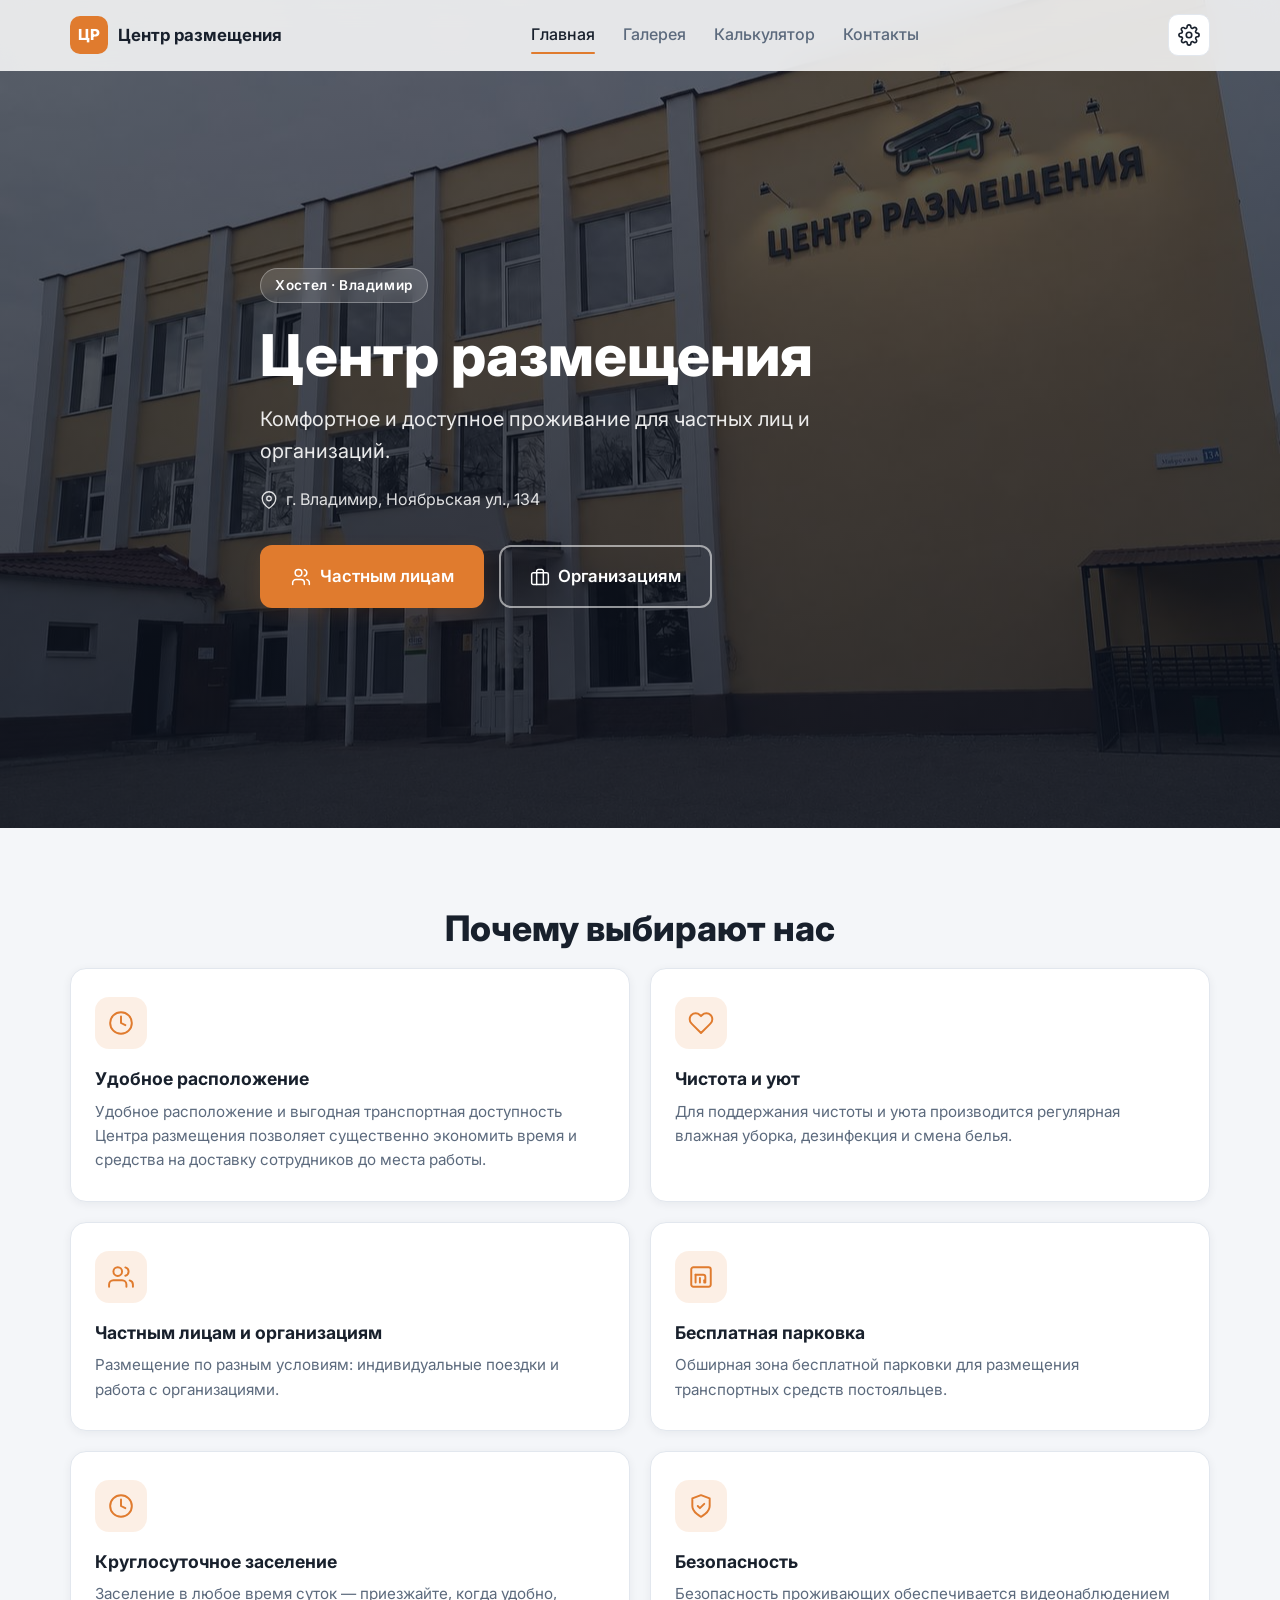
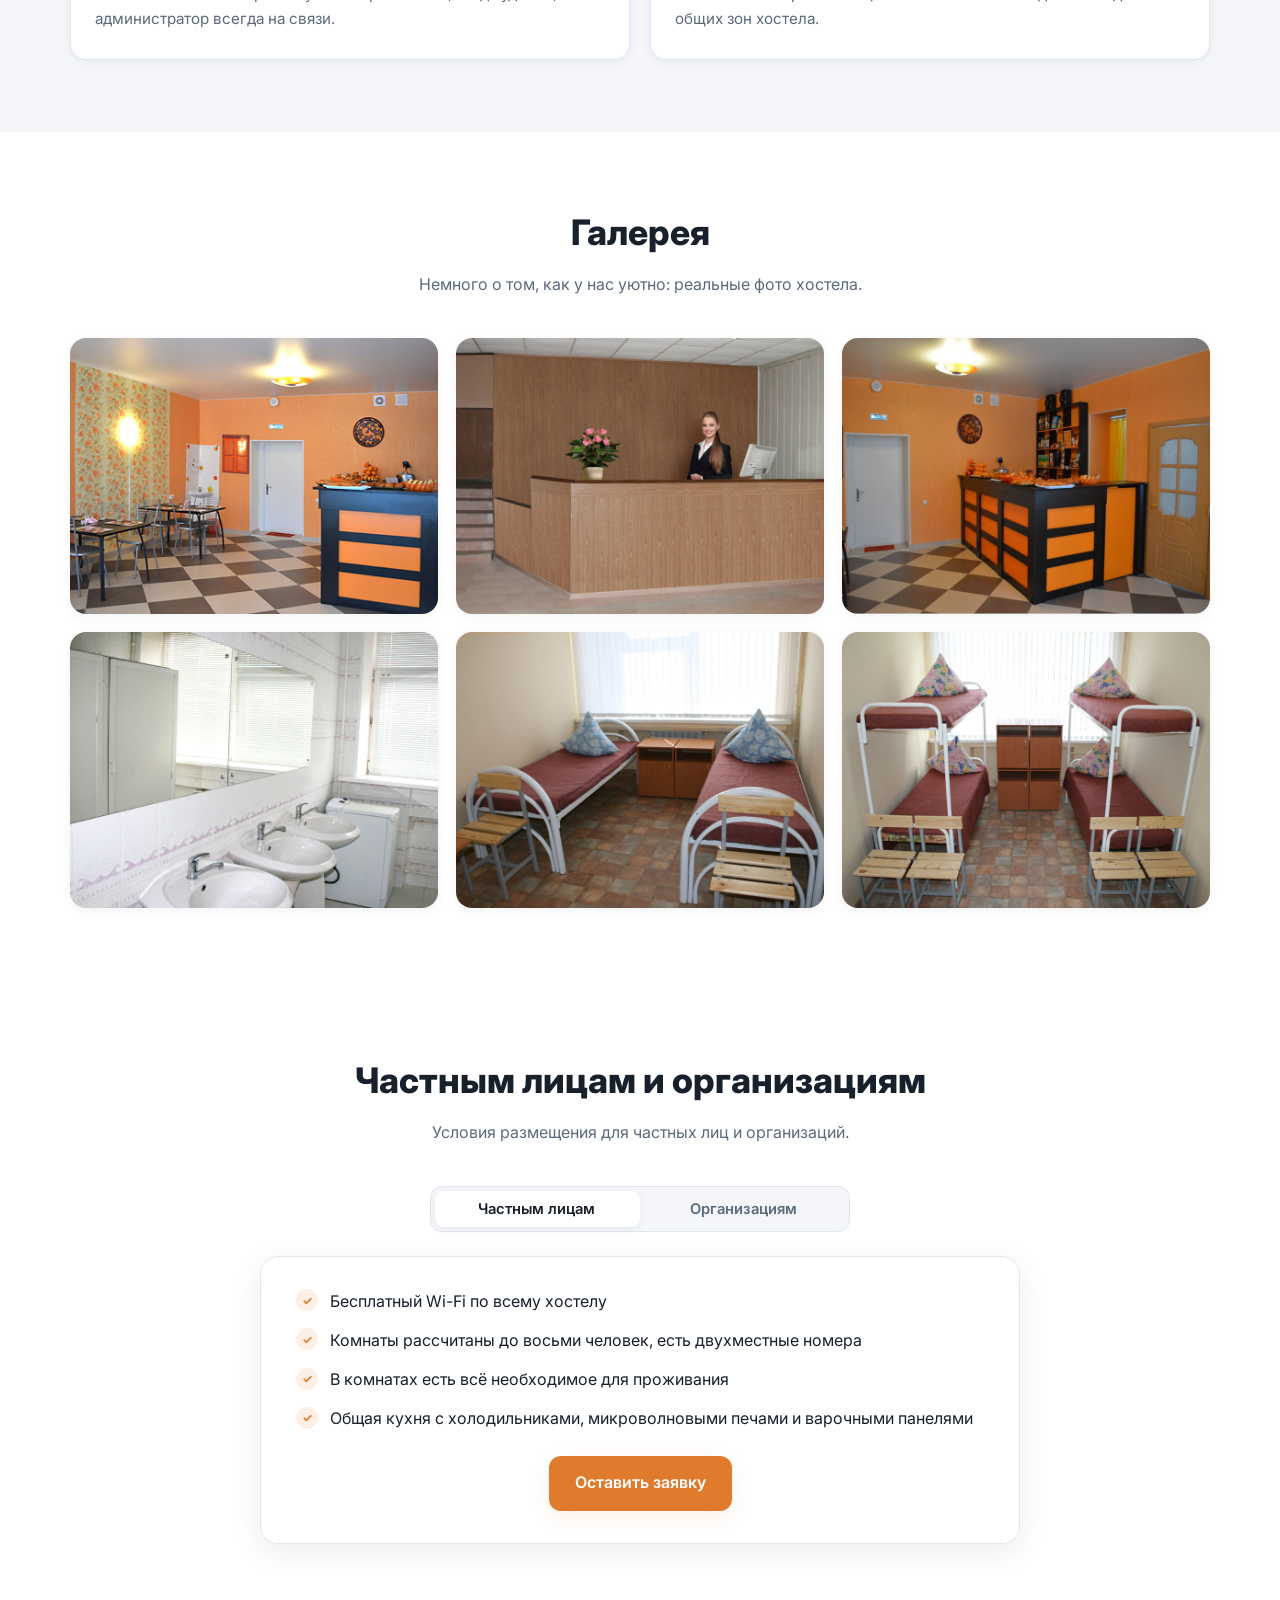
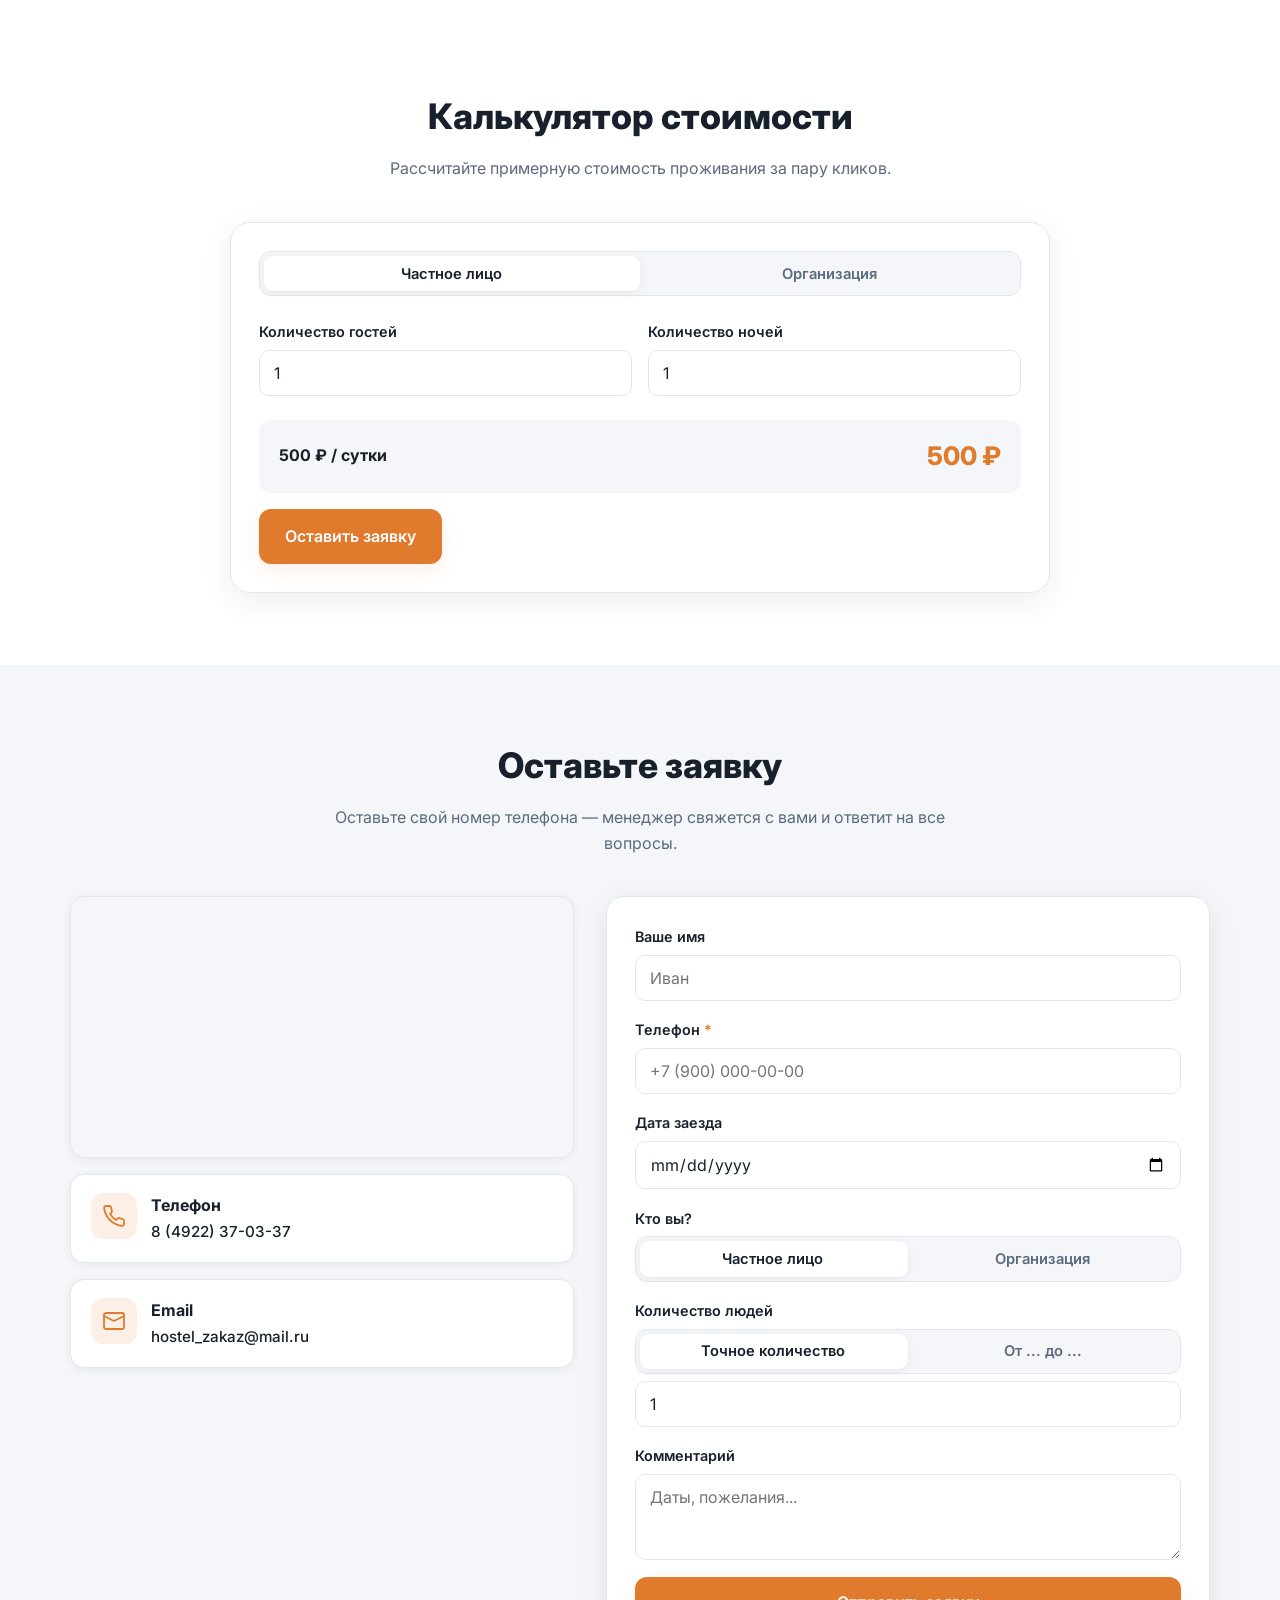
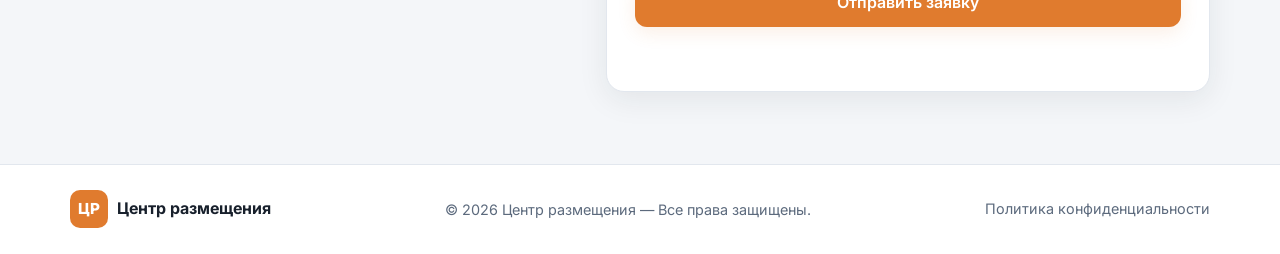
<file: index.html>
<!DOCTYPE html>
<html lang="ru" data-theme="light">
<head>
  <meta charset="UTF-8" />
  <meta name="viewport" content="width=device-width, initial-scale=1.0" />
  <meta name="robots" content="index, follow" />

  <title>Хостел 33 Владимир — Центр размещения | Ноябрьская ул., 134</title>
  <meta name="description" content="Хостел 33 и центр размещения во Владимире: койко-места и номера для частных лиц и организаций. Ноябрьская ул., 134. Бронирование: 8 (4922) 37-03-37." />
  <meta name="keywords" content="хостел 33, хостел33, 33 хостел, хостел владимир, хостел во владимире, центр размещения владимир, центр размещения 33, центр размещения, размещение во владимире, койко-место владимир, ночлег владимир, гостиница владимир, проживание владимир, хостел ноябрьская 134" />

  <link rel="canonical" href="https://hostel33.vercel.app/" />

  <meta name="geo.region" content="RU-VLA" />
  <meta name="geo.placename" content="Владимир" />
  <meta name="geo.position" content="56.092796;40.238866" />
  <meta name="ICBM" content="56.092796, 40.238866" />

  <meta property="og:type" content="website" />
  <meta property="og:site_name" content="Центр размещения — Хостел 33 Владимир" />
  <meta property="og:locale" content="ru_RU" />
  <meta property="og:url" content="https://hostel33.vercel.app/" />
  <meta property="og:title" content="Хостел 33 Владимир — Центр размещения | Ноябрьская ул., 134" />
  <meta property="og:description" content="Койко-места и номера для частных лиц и организаций. Ноябрьская ул., 134, Владимир. Тел.: 8 (4922) 37-03-37." />
  <meta property="og:image" content="https://hostel33.vercel.app/images/hero.jpg" />
  <meta name="twitter:card" content="summary_large_image" />
  <meta name="twitter:title" content="Хостел 33 Владимир — Центр размещения" />
  <meta name="twitter:description" content="Койко-места и номера для частных лиц и организаций. Ноябрьская ул., 134, Владимир." />
  <meta name="twitter:image" content="https://hostel33.vercel.app/images/hero.jpg" />

  <script type="application/ld+json">
  {
    "@context": "https://schema.org",
    "@graph": [
      {
        "@type": "Hostel",
        "@id": "https://hostel33.vercel.app/#hostel",
        "name": "Центр размещения — Хостел 33 Владимир",
        "alternateName": ["Хостел 33", "Хостел33", "33 Хостел", "Хостел Владимир", "Хостел во Владимире", "Центр размещения Владимир", "Центр размещения 33"],
        "description": "Хостел 33 и центр размещения во Владимире: койко-места и номера для частных лиц и организаций. Круглосуточное заселение. Ноябрьская ул., 134.",
        "url": "https://hostel33.vercel.app/",
        "telephone": "+784922370337",
        "priceRange": "₽₽",
        "image": "https://hostel33.vercel.app/images/hero.jpg",
        "address": {
          "@type": "PostalAddress",
          "streetAddress": "Ноябрьская ул., 134",
          "addressLocality": "Владимир",
          "addressRegion": "Владимирская область",
          "postalCode": "600000",
          "addressCountry": "RU"
        },
        "geo": {
          "@type": "GeoCoordinates",
          "latitude": 56.092796,
          "longitude": 40.238866
        },
        "openingHoursSpecification": {
          "@type": "OpeningHoursSpecification",
          "dayOfWeek": ["Monday", "Tuesday", "Wednesday", "Thursday", "Friday", "Saturday", "Sunday"],
          "opens": "00:00",
          "closes": "23:59"
        },
        "hasMap": "https://yandex.ru/maps/?text=%D0%92%D0%BB%D0%B0%D0%B4%D0%B8%D0%BC%D0%B8%D1%80%2C%20%D0%9D%D0%BE%D1%8F%D0%B1%D1%80%D1%8C%D1%81%D0%BA%D0%B0%D1%8F%20%D1%83%D0%BB%D0%B8%D1%86%D0%B0%2C%20134",
        "amenityFeature": [
          { "@type": "LocationFeatureSpecification", "name": "Бесплатный Wi-Fi", "value": true },
          { "@type": "LocationFeatureSpecification", "name": "Бесплатная парковка", "value": true },
          { "@type": "LocationFeatureSpecification", "name": "Общая кухня", "value": true },
          { "@type": "LocationFeatureSpecification", "name": "Видеонаблюдение", "value": true },
          { "@type": "LocationFeatureSpecification", "name": "Круглосуточное заселение", "value": true }
        ],
        "availableLanguage": ["ru", "en", "uz", "tg"]
      },
      {
        "@type": "WebSite",
        "@id": "https://hostel33.vercel.app/#website",
        "name": "Центр размещения — Хостел 33 Владимир",
        "alternateName": ["Хостел 33", "Хостел Владимир", "Центр размещения Владимир"],
        "url": "https://hostel33.vercel.app/",
        "inLanguage": ["ru", "en", "uz", "tg"]
      }
    ]
  }
  </script>

  <link rel="preconnect" href="https://fonts.googleapis.com" />
  <link rel="preconnect" href="https://fonts.gstatic.com" crossorigin />
  <link href="https://fonts.googleapis.com/css2?family=Inter:wght@400;500;600;700;800&display=swap" rel="stylesheet" />
  <link rel="stylesheet" href="css/styles.css" />
</head>
<body>

  <!-- ===== ШАПКА ===== -->
  <header class="header" id="header">
    <div class="container header__inner">
      <a href="#home" class="logo" data-scroll>
        <span class="logo__mark">ЦР</span>
        <span class="logo__text" data-i18n="siteName">Центр размещения</span>
      </a>

      <nav class="nav" id="nav" aria-label="Основное меню">
        <a href="#home" class="nav__link" data-scroll data-i18n="navHome">Главная</a>
        <a href="#gallery" class="nav__link" data-scroll data-i18n="navGallery">Галерея</a>
        <a href="#calculator" class="nav__link" data-scroll data-i18n="navCalc">Калькулятор</a>
        <a href="#contact" class="nav__link" data-scroll data-i18n="navContact">Контакты</a>
      </nav>

      <div class="header__actions">
        <button class="icon-btn" id="settingsBtn" aria-label="Настройки" title="Настройки">
          <svg viewBox="0 0 24 24" width="22" height="22" fill="none" stroke="currentColor" stroke-width="1.8" stroke-linecap="round" stroke-linejoin="round" aria-hidden="true">
            <circle cx="12" cy="12" r="3"></circle>
            <path d="M19.4 15a1.65 1.65 0 0 0 .33 1.82l.06.06a2 2 0 1 1-2.83 2.83l-.06-.06a1.65 1.65 0 0 0-1.82-.33 1.65 1.65 0 0 0-1 1.51V21a2 2 0 1 1-4 0v-.09a1.65 1.65 0 0 0-1-1.51 1.65 1.65 0 0 0-1.82.33l-.06.06a2 2 0 1 1-2.83-2.83l.06-.06a1.65 1.65 0 0 0 .33-1.82 1.65 1.65 0 0 0-1.51-1H3a2 2 0 1 1 0-4h.09a1.65 1.65 0 0 0 1.51-1 1.65 1.65 0 0 0-.33-1.82l-.06-.06a2 2 0 1 1 2.83-2.83l.06.06a1.65 1.65 0 0 0 1.82.33h.01a1.65 1.65 0 0 0 1-1.51V3a2 2 0 1 1 4 0v.09a1.65 1.65 0 0 0 1 1.51 1.65 1.65 0 0 0 1.82-.33l.06-.06a2 2 0 1 1 2.83 2.83l-.06.06a1.65 1.65 0 0 0-.33 1.82v.01a1.65 1.65 0 0 0 1.51 1H21a2 2 0 1 1 0 4h-.09a1.65 1.65 0 0 0-1.51 1z"></path>
          </svg>
        </button>
        <button class="burger" id="burger" aria-label="Открыть меню" aria-expanded="false">
          <span></span><span></span><span></span>
        </button>
      </div>
    </div>
  </header>

  <!-- ===== ПАНЕЛЬ НАСТРОЕК ===== -->
  <div class="settings-panel" id="settingsPanel" hidden>
    <div class="settings-panel__group">
      <div class="settings-panel__label" data-i18n="settingsLanguage">Язык</div>
      <div class="settings-panel__row" role="group" aria-label="Язык">
        <button class="chip" data-lang="ru">Русский</button>
        <button class="chip" data-lang="en">English</button>
        <button class="chip" data-lang="uz">O'zbekcha</button>
        <button class="chip" data-lang="tg">Тоҷикӣ</button>
      </div>
    </div>
    <div class="settings-panel__group">
      <div class="settings-panel__label" data-i18n="settingsTheme">Тема</div>
      <div class="settings-panel__row">
        <button class="chip" data-theme="light" data-i18n="themeLight">Светлая</button>
        <button class="chip" data-theme="dark" data-i18n="themeDark">Тёмная</button>
      </div>
    </div>
  </div>

  <!-- ===== ГЛАВНЫЙ ЭКРАН ===== -->
  <section class="hero" id="home">
    <div class="hero__bg" aria-hidden="true"></div>
    <div class="hero__overlay" aria-hidden="true"></div>
    <div class="container hero__content">
      <p class="hero__badge" data-i18n="heroBadge">Хостел · Владимир</p>
      <h1 class="hero__title" data-i18n="heroTitle">Центр размещения</h1>
      <p class="hero__subtitle" data-i18n="heroSubtitle">Комфортное и доступное проживание для частных лиц и организаций.</p>
      <div class="hero__address">
        <svg viewBox="0 0 24 24" width="18" height="18" fill="none" stroke="currentColor" stroke-width="1.8" stroke-linecap="round" stroke-linejoin="round" aria-hidden="true"><path d="M21 10c0 7-9 13-9 13s-9-6-9-13a9 9 0 0 1 18 0z"></path><circle cx="12" cy="10" r="3"></circle></svg>
        <span data-i18n="heroAddress">г. Владимир, Ноябрьская ул., 134</span>
      </div>
      <div class="hero__buttons">
        <a href="#audience" class="btn btn--primary btn--lg" data-scroll data-audience="individual">
          <svg viewBox="0 0 24 24" width="20" height="20" fill="none" stroke="currentColor" stroke-width="1.8" stroke-linecap="round" stroke-linejoin="round" aria-hidden="true"><path d="M16 21v-2a4 4 0 0 0-4-4H6a4 4 0 0 0-4 4v2"></path><circle cx="9" cy="7" r="4"></circle><path d="M22 21v-2a4 4 0 0 0-3-3.87"></path><path d="M16 3.13a4 4 0 0 1 0 7.75"></path></svg>
          <span data-i18n="heroBtnPrivate">Частным лицам</span>
        </a>
        <a href="#audience" class="btn btn--ghost btn--lg" data-scroll data-audience="organization">
          <svg viewBox="0 0 24 24" width="20" height="20" fill="none" stroke="currentColor" stroke-width="1.8" stroke-linecap="round" stroke-linejoin="round" aria-hidden="true"><rect x="2" y="7" width="20" height="14" rx="2"></rect><path d="M16 21V5a2 2 0 0 0-2-2h-4a2 2 0 0 0-2 2v16"></path></svg>
          <span data-i18n="heroBtnOrg">Организациям</span>
        </a>
      </div>
    </div>
  </section>

  <main>
    <!-- ===== О НАС (короткий блок) ===== -->
    <section class="about" id="about">
      <div class="container">
        <h2 class="section-title" data-i18n="aboutTitle">Почему выбирают нас</h2>
        <div class="about__grid">
          <div class="about__card">
            <div class="about__icon">
              <svg viewBox="0 0 24 24" width="26" height="26" fill="none" stroke="currentColor" stroke-width="1.8" stroke-linecap="round" stroke-linejoin="round" aria-hidden="true"><circle cx="12" cy="12" r="10"></circle><path d="M12 6v6l4 2"></path></svg>
            </div>
            <h3 data-i18n="about1Title">Удобное расположение</h3>
            <p data-i18n="about1Text">Удобное расположение и выгодная транспортная доступность Центра размещения позволяет существенно экономить время и средства на доставку сотрудников до места работы.</p>
          </div>
          <div class="about__card">
            <div class="about__icon">
              <svg viewBox="0 0 24 24" width="26" height="26" fill="none" stroke="currentColor" stroke-width="1.8" stroke-linecap="round" stroke-linejoin="round" aria-hidden="true"><path d="M20.84 4.61a5.5 5.5 0 0 0-7.78 0L12 5.67l-1.06-1.06a5.5 5.5 0 0 0-7.78 7.78l1.06 1.06L12 21.23l7.78-7.78 1.06-1.06a5.5 5.5 0 0 0 0-7.78z"></path></svg>
            </div>
            <h3 data-i18n="about2Title">Чистота и уют</h3>
            <p data-i18n="about2Text">Для поддержания чистоты и уюта производится регулярная влажная уборка, дезинфекция и смена белья.</p>
          </div>
          <div class="about__card">
            <div class="about__icon">
              <svg viewBox="0 0 24 24" width="26" height="26" fill="none" stroke="currentColor" stroke-width="1.8" stroke-linecap="round" stroke-linejoin="round" aria-hidden="true"><path d="M17 21v-2a4 4 0 0 0-4-4H5a4 4 0 0 0-4 4v2"></path><circle cx="9" cy="7" r="4"></circle><path d="M23 21v-2a4 4 0 0 0-3-3.87"></path><path d="M16 3.13a4 4 0 0 1 0 7.75"></path></svg>
            </div>
            <h3 data-i18n="about3Title">Частным лицам и организациям</h3>
            <p data-i18n="about3Text">Размещение по разным условиям: индивидуальные поездки и работа с организациями.</p>
          </div>
          <div class="about__card">
            <div class="about__icon">
              <svg viewBox="0 0 24 24" width="26" height="26" fill="none" stroke="currentColor" stroke-width="1.8" stroke-linecap="round" stroke-linejoin="round" aria-hidden="true"><rect x="3" y="3" width="18" height="18" rx="2"></rect><path d="M7 17v-7"></path><path d="M7 10h7a2 2 0 0 1 2 2v5"></path><path d="M11 17v-4"></path><path d="M15 17v-2"></path></svg>
            </div>
            <h3 data-i18n="about4Title">Бесплатная парковка</h3>
            <p data-i18n="about4Text">Обширная зона бесплатной парковки для размещения транспортных средств постояльцев.</p>
          </div>
          <div class="about__card">
            <div class="about__icon">
              <svg viewBox="0 0 24 24" width="26" height="26" fill="none" stroke="currentColor" stroke-width="1.8" stroke-linecap="round" stroke-linejoin="round" aria-hidden="true"><circle cx="12" cy="12" r="10"></circle><polyline points="12 6 12 12 16 14"></polyline></svg>
            </div>
            <h3 data-i18n="about5Title">Круглосуточное заселение</h3>
            <p data-i18n="about5Text">Заселение в любое время суток — приезжайте, когда удобно, администратор всегда на связи.</p>
          </div>
          <div class="about__card">
            <div class="about__icon">
              <svg viewBox="0 0 24 24" width="26" height="26" fill="none" stroke="currentColor" stroke-width="1.8" stroke-linecap="round" stroke-linejoin="round" aria-hidden="true"><path d="M12 22s8-4 8-10V5l-8-3-8 3v7c0 6 8 10 8 10z"></path><path d="m9 12 2 2 4-4"></path></svg>
            </div>
            <h3 data-i18n="about6Title">Безопасность</h3>
            <p data-i18n="about6Text">Безопасность проживающих обеспечивается видеонаблюдением общих зон хостела.</p>
          </div>
        </div>
      </div>
    </section>

    <!-- ===== ГАЛЕРЕЯ ===== -->
    <section class="gallery" id="gallery">
      <div class="container">
        <h2 class="section-title" data-i18n="galleryTitle">Галерея</h2>
        <p class="section-subtitle" data-i18n="gallerySubtitle">Немного о том, как у нас уютно. Скоро добавим больше фото.</p>
        <div class="gallery__grid">
          <figure class="gallery__item">
            <img src="images/gallery_table.jpg" alt="Столовая" loading="lazy" />
          </figure>
          <figure class="gallery__item">
            <img src="images/gallery_living.jpg" alt="Гостиная" loading="lazy" />
          </figure>
          <figure class="gallery__item">
            <img src="images/gallery_corridor.jpg" alt="Коридор" loading="lazy" />
          </figure>
          <figure class="gallery__item">
            <img src="images/gallery_bathroom.jpg" alt="Санузел" loading="lazy" />
          </figure>
          <figure class="gallery__item">
            <img src="images/gallery_room1.jpg" alt="Номер" loading="lazy" />
          </figure>
          <figure class="gallery__item">
            <img src="images/gallery_room2.jpg" alt="Номер" loading="lazy" />
          </figure>
        </div>
      </div>
    </section>

    <!-- ===== ЧАСТНЫМ ЛИЦАМ / ОРГАНИЗАЦИЯМ ===== -->
    <section class="audience" id="audience">
      <div class="container">
        <h2 class="section-title" data-i18n="audienceTitle">Частным лицам и организациям</h2>
        <p class="section-subtitle" data-i18n="audienceSubtitle">Условия размещения для частных лиц и организаций.</p>

        <div class="slider audience__slider" id="audSlider" data-slider-count="2">
          <span class="slider__indicator" aria-hidden="true"></span>
          <button type="button" class="slider__option is-active" data-slider-value="individual" data-i18n="heroBtnPrivate">Частным лицам</button>
          <button type="button" class="slider__option" data-slider-value="organization" data-i18n="heroBtnOrg">Организациям</button>
        </div>

        <div class="audience__panel" id="audPrivate">
          <div class="audience__body" data-i18n-html="audPrivate"></div>
          <a href="#contact" class="btn btn--primary" data-scroll data-i18n="audCta">Оставить заявку</a>
        </div>
        <div class="audience__panel" id="audOrg" hidden>
          <div class="audience__body" data-i18n-html="audOrg"></div>
          <a href="#contact" class="btn btn--primary" data-scroll data-i18n="audCta">Оставить заявку</a>
        </div>
      </div>
    </section>

    <!-- ===== КАЛЬКУЛЯТОР ===== -->
    <section class="calculator" id="calculator">
      <div class="container">
        <h2 class="section-title" data-i18n="calcTitle">Калькулятор стоимости</h2>
        <p class="section-subtitle" data-i18n="calcSubtitle">Рассчитайте примерную стоимость проживания за пару кликов.</p>

        <div class="calc" id="calc">
          <div class="calc__panel">
            <div class="slider calc__slider" id="calcSlider" data-slider-count="2">
              <span class="slider__indicator" aria-hidden="true"></span>
              <button type="button" class="slider__option is-active" data-slider-value="individual" data-i18n="calcTabPrivate">Частное лицо</button>
              <button type="button" class="slider__option" data-slider-value="organization" data-i18n="calcTabOrg">Организация</button>
            </div>
            <div class="calc__row">
              <label class="calc__field">
                <span data-i18n="calcGuests">Количество гостей</span>
                <input class="input" id="calcGuests" type="number" min="1" max="20" value="1" />
              </label>
              <label class="calc__field">
                <span data-i18n="calcNights">Количество ночей</span>
                <input class="input" id="calcNights" type="number" min="1" max="90" value="1" />
              </label>
            </div>
            <div class="calc__result">
              <div class="calc__rate">
                <span id="calcRateLine">500 ₽ / сутки</span>
                <small id="calcVatNote"></small>
              </div>
              <strong id="calcPrice">500 ₽</strong>
            </div>
            <a href="#contact" class="btn btn--primary" data-scroll data-i18n="calcCta">Оставить заявку</a>
          </div>
        </div>
      </div>
    </section>

    <!-- ===== КОНТАКТЫ / ФОРМА ===== -->
    <section class="contact" id="contact">
      <div class="container">
        <h2 class="section-title" data-i18n="contactTitle">Оставьте заявку</h2>
        <p class="section-subtitle" data-i18n="contactSubtitle">Оставьте свой номер телефона — менеджер свяжется с вами и ответит на все вопросы.</p>

        <div class="contact__grid">
          <div class="contact__info">
            <div class="contact__map">
              <iframe src="https://yandex.ru/map-widget/v1/?ll=40.238866%2C56.092796&z=16&pt=40.238866%2C56.092796%2Cpm2rdm&text=%D0%92%D0%BB%D0%B0%D0%B4%D0%B8%D0%BC%D0%B8%D1%80%2C%20%D0%9D%D0%BE%D1%8F%D0%B1%D1%80%D1%8C%D1%81%D0%BA%D0%B0%D1%8F%20%D1%83%D0%BB%D0%B8%D1%86%D0%B0%2C%20134" width="100%" height="260" style="border:0" allowfullscreen loading="lazy" title="Центр размещения — Ноябрьская ул., 134, Владимир"></iframe>
            </div>
            <div class="contact__card">
              <div class="contact__icon">
                <svg viewBox="0 0 24 24" width="24" height="24" fill="none" stroke="currentColor" stroke-width="1.8" stroke-linecap="round" stroke-linejoin="round" aria-hidden="true"><path d="M22 16.92v3a2 2 0 0 1-2.18 2 19.79 19.79 0 0 1-8.63-3.07 19.5 19.5 0 0 1-6-6 19.79 19.79 0 0 1-3.07-8.67A2 2 0 0 1 4.11 2h3a2 2 0 0 1 2 1.72 12.84 12.84 0 0 0 .7 2.81 2 2 0 0 1-.45 2.11L8.09 9.91a16 16 0 0 0 6 6l1.27-1.27a2 2 0 0 1 2.11-.45 12.84 12.84 0 0 0 2.81.7A2 2 0 0 1 22 16.92z"></path></svg>
              </div>
              <div>
                <strong data-i18n="contactPhone">Телефон</strong>
                <p><a class="contact__link" href="tel:+784922370337">8 (4922) 37-03-37</a></p>
              </div>
            </div>
            <div class="contact__card">
              <div class="contact__icon">
                <svg viewBox="0 0 24 24" width="24" height="24" fill="none" stroke="currentColor" stroke-width="1.8" stroke-linecap="round" stroke-linejoin="round" aria-hidden="true"><rect x="2" y="4" width="20" height="16" rx="2"></rect><path d="m22 7-10 5L2 7"></path></svg>
              </div>
              <div>
                <strong data-i18n="contactEmail">Email</strong>
                <p><a class="contact__link" href="mailto:hostel_zakaz@mail.ru">hostel_zakaz@mail.ru</a></p>
              </div>
            </div>
          </div>

          <form class="form" id="leadForm" novalidate>
            <input type="hidden" name="clientType" id="clientType" value="individual" />
            <label class="form__field">
              <span data-i18n="formName">Ваше имя</span>
              <input class="input" type="text" name="name" id="fName" autocomplete="name" data-i18n-ph="formNamePh" placeholder="Иван" />
            </label>
            <label class="form__field" id="orgNameWrap" hidden>
              <span data-i18n="formOrgName">Название организации</span>
              <input class="input" type="text" name="orgName" id="fOrgName" autocomplete="organization" data-i18n-ph="formOrgNamePh" placeholder="ООО «Ромашка»" />
            </label>
            <label class="form__field">
              <span data-i18n-html="formPhone">Телефон <em>*</em></span>
              <input class="input" type="tel" name="phone" id="fPhone" required autocomplete="tel" inputmode="tel" data-i18n-ph="formPhonePh" placeholder="+7 (900) 000-00-00" />
            </label>
            <label class="form__field">
              <span data-i18n="formDate">Дата заезда</span>
              <input class="input" type="date" name="dateIn" id="fDateIn" />
            </label>
            <div class="form__field">
              <span data-i18n="formClient">Кто вы?</span>
              <div class="slider" id="clientSlider" data-slider-count="2">
                <span class="slider__indicator" aria-hidden="true"></span>
                <button type="button" class="slider__option is-active" data-slider-value="individual" data-i18n="formClientPrivate">Частное лицо</button>
                <button type="button" class="slider__option" data-slider-value="organization" data-i18n="formClientOrg">Организация</button>
              </div>
            </div>
            <div class="form__field">
              <span data-i18n="formGuests">Количество людей</span>
              <div class="slider" id="guestsSlider" data-slider-count="2">
                <span class="slider__indicator" aria-hidden="true"></span>
                <button type="button" class="slider__option is-active" data-slider-value="exact" data-i18n="formGuestsExact">Точное количество</button>
                <button type="button" class="slider__option" data-slider-value="range" data-i18n="formGuestsRange">От ... до ...</button>
              </div>
              <input class="input" type="number" name="guestsExact" id="fGuestsExact" min="1" max="100" value="1" aria-label="Точное количество" />
              <div class="guests-range" id="guestsRangeWrap" hidden>
                <input class="input" type="number" name="guestsFrom" id="fGuestsFrom" min="1" max="100" data-i18n-ph="formGuestsFrom" placeholder="От" />
                <input class="input" type="number" name="guestsTo" id="fGuestsTo" min="1" max="100" data-i18n-ph="formGuestsTo" placeholder="До" />
              </div>
            </div>
            <label class="form__field">
              <span data-i18n="formMessage">Комментарий</span>
              <textarea class="input" name="message" id="fMessage" rows="3" data-i18n-ph="formMessagePh" placeholder="Даты, пожелания..."></textarea>
            </label>
            <button class="btn btn--primary btn--block" type="submit" id="submitBtn" data-i18n="formSubmit">Отправить заявку</button>
            <p class="form__status" id="formStatus" role="status" aria-live="polite"></p>
          </form>
        </div>
      </div>
    </section>
  </main>

  <!-- ===== ФУТЕР ===== -->
  <footer class="footer">
    <div class="container footer__inner">
      <div class="footer__brand">
        <span class="logo__mark">ЦР</span>
        <span data-i18n="siteName">Центр размещения</span>
      </div>
      <p class="footer__copy" id="footerCopy"></p>
      <div class="footer__links">
        <a href="#privacy" class="footer__link" data-i18n="footerPrivacy" id="privacyLink">Политика конфиденциальности</a>
      </div>
    </div>
  </footer>

  <!-- ===== МОДАЛКА: ПОЛИТИКА ===== -->
  <div class="modal" id="privacyModal" hidden>
    <div class="modal__backdrop" data-close-modal></div>
    <div class="modal__dialog" role="dialog" aria-modal="true" aria-labelledby="privacyTitle">
      <button class="modal__close" type="button" data-close-modal aria-label="Закрыть">&times;</button>
      <h2 id="privacyTitle" data-i18n="privacyTitle">Политика конфиденциальности</h2>
      <div class="modal__body" data-i18n-html="privacyBody">
        <p>Настоящая политика конфиденциальности описывает, как «Центр размещения» собирает и использует информацию, которую вы оставляете через форму заявки на сайте.</p>
        <h3>Какие данные мы собираем</h3>
        <p>Имя, номер телефона и комментарий, которые вы добровольно оставляете в форме заявки. Мы также можем собирать обезличенную статистику посещений (например, с помощью сервисов аналитики).</p>
        <h3>Как мы используем данные</h3>
        <p>Ваш номер телефона используется исключительно для связи с вами по вашему запросу. Мы не передаём ваши данные третьим лицам и не используем их для рассылок без вашего согласия.</p>
        <h3>Хранение данных</h3>
        <p>Данные хранятся в нашей внутренней системе учёта. Вы вправе запросить удаление своих данных, связавшись с нами по контактам, указанным на сайте.</p>
        <h3>Изменения политики</h3>
        <p>Мы можем обновлять настоящую политику. Актуальная версия всегда доступна на этой странице.</p>
      </div>
    </div>
  </div>

  <script src="js/config.js"></script>
  <script src="js/i18n.js"></script>
  <script src="js/main.js"></script>
  <script src="js/calculator.js"></script>
  <script src="js/form.js"></script>
</body>
</html>
</file>
<file: css/styles.css>
/* ===== Переменные темы ===== */
:root {
  --font: "Inter", "Segoe UI", Arial, system-ui, sans-serif;

  --bg: #ffffff;
  --bg-alt: #f4f6f9;
  --surface: #ffffff;
  --text: #18202c;
  --text-muted: #5c6a7d;
  --border: #e2e7ee;
  --accent: #e07b2e;
  --accent-hover: #c9651f;
  --accent-soft: rgba(224, 123, 46, 0.12);
  --header-bg: rgba(255, 255, 255, 0.85);
  --shadow: 0 8px 30px rgba(24, 32, 44, 0.08);
  --shadow-sm: 0 2px 10px rgba(24, 32, 44, 0.06);
  --hero-overlay: linear-gradient(180deg, rgba(12, 18, 30, 0.65), rgba(12, 18, 30, 0.82));
}

html[data-theme="dark"] {
  --bg: #0f1522;
  --bg-alt: #151d2c;
  --surface: #1a2334;
  --text: #e9edf4;
  --text-muted: #9aa8bb;
  --border: #2a3548;
  --accent: #f0903f;
  --accent-hover: #ffa55c;
  --accent-soft: rgba(240, 144, 63, 0.16);
  --header-bg: rgba(15, 21, 34, 0.85);
  --shadow: 0 8px 30px rgba(0, 0, 0, 0.4);
  --shadow-sm: 0 2px 10px rgba(0, 0, 0, 0.3);
  --hero-overlay: linear-gradient(180deg, rgba(5, 8, 16, 0.7), rgba(5, 8, 16, 0.88));
}

/* ===== База ===== */
* { margin: 0; padding: 0; box-sizing: border-box; }

[hidden] { display: none !important; }

html { scroll-behavior: smooth; }

body {
  font-family: var(--font);
  background: var(--bg);
  color: var(--text);
  line-height: 1.6;
  font-size: 16px;
  transition: background 0.25s ease, color 0.25s ease;
  -webkit-font-smoothing: antialiased;
}

img { display: block; max-width: 100%; }

a { color: inherit; text-decoration: none; }

button { font-family: inherit; cursor: pointer; }

.container {
  width: min(1140px, 100% - 2.5rem);
  margin-inline: auto;
}

section { padding: 4.5rem 0; }

/* ===== Кнопки ===== */
.btn {
  display: inline-flex;
  align-items: center;
  justify-content: center;
  gap: 0.55rem;
  padding: 0.8rem 1.5rem;
  border-radius: 12px;
  border: 2px solid transparent;
  font-size: 1rem;
  font-weight: 600;
  transition: background 0.2s ease, color 0.2s ease, border-color 0.2s ease, transform 0.15s ease, box-shadow 0.2s ease;
  text-align: center;
}

.btn:active { transform: translateY(1px); }

.btn--lg { padding: 1rem 1.8rem; font-size: 1.05rem; }

.btn--primary {
  background: var(--accent);
  color: #fff;
  box-shadow: 0 6px 18px var(--accent-soft);
}
.btn--primary:hover { background: var(--accent-hover); }

.btn--ghost {
  background: transparent;
  color: #fff;
  border-color: rgba(255, 255, 255, 0.55);
}
.btn--ghost:hover { background: rgba(255, 255, 255, 0.14); border-color: #fff; }

.btn--block { width: 100%; }

/* ===== Шапка ===== */
.header {
  position: fixed;
  inset: 0 0 auto 0;
  z-index: 100;
  background: var(--header-bg);
  backdrop-filter: blur(12px);
  -webkit-backdrop-filter: blur(12px);
  border-bottom: 1px solid transparent;
  transition: border-color 0.2s ease, box-shadow 0.2s ease;
}
.header.is-scrolled { border-color: var(--border); box-shadow: var(--shadow-sm); }

.header__inner {
  display: flex;
  align-items: center;
  justify-content: space-between;
  gap: 1rem;
  height: 70px;
}

.logo { display: inline-flex; align-items: center; gap: 0.6rem; font-weight: 700; }

.logo__mark {
  display: inline-grid;
  place-items: center;
  width: 38px;
  height: 38px;
  border-radius: 10px;
  background: var(--accent);
  color: #fff;
  font-weight: 800;
  font-size: 0.95rem;
}

.logo__text { font-size: 1.05rem; }

.nav { display: flex; gap: 1.75rem; }

.nav__link {
  font-weight: 500;
  color: var(--text-muted);
  transition: color 0.2s ease;
  padding: 0.25rem 0;
  position: relative;
}
.nav__link::after {
  content: "";
  position: absolute;
  left: 0; bottom: -2px;
  width: 0; height: 2px;
  background: var(--accent);
  border-radius: 2px;
  transition: width 0.2s ease;
}
.nav__link:hover, .nav__link.is-active { color: var(--text); }
.nav__link:hover::after, .nav__link.is-active::after { width: 100%; }

.header__actions { display: flex; align-items: center; gap: 0.6rem; }

.icon-btn {
  display: inline-grid;
  place-items: center;
  width: 42px;
  height: 42px;
  border-radius: 10px;
  border: 1px solid var(--border);
  background: var(--surface);
  color: var(--text);
  transition: background 0.2s ease, transform 0.4s ease;
}
.icon-btn:hover { background: var(--bg-alt); }
.icon-btn.is-spinning { transform: rotate(90deg); }

.burger { display: none; flex-direction: column; gap: 5px; background: none; border: 0; padding: 10px; }
.burger span { width: 24px; height: 2.5px; background: var(--text); border-radius: 2px; transition: transform 0.25s ease, opacity 0.2s ease; }
.burger.is-open span:nth-child(1) { transform: translateY(7.5px) rotate(45deg); }
.burger.is-open span:nth-child(2) { opacity: 0; }
.burger.is-open span:nth-child(3) { transform: translateY(-7.5px) rotate(-45deg); }

/* ===== Панель настроек ===== */
.settings-panel {
  position: fixed;
  top: 82px;
  right: 1.25rem;
  z-index: 99;
  width: min(320px, calc(100% - 2.5rem));
  background: var(--surface);
  border: 1px solid var(--border);
  border-radius: 16px;
  box-shadow: var(--shadow);
  padding: 1.25rem;
  animation: pop 0.18s ease;
}
@keyframes pop {
  from { opacity: 0; transform: translateY(-6px); }
  to { opacity: 1; transform: translateY(0); }
}

.settings-panel__group { margin-bottom: 1rem; }
.settings-panel__group:last-child { margin-bottom: 0; }

.settings-panel__label {
  font-size: 0.82rem;
  font-weight: 600;
  text-transform: uppercase;
  letter-spacing: 0.05em;
  color: var(--text-muted);
  margin-bottom: 0.5rem;
}

.settings-panel__row { display: flex; flex-wrap: wrap; gap: 0.5rem; }

.chip {
  padding: 0.5rem 0.95rem;
  border-radius: 999px;
  border: 1px solid var(--border);
  background: var(--bg);
  color: var(--text);
  font-weight: 500;
  font-size: 0.92rem;
  transition: all 0.2s ease;
}
.chip:hover { border-color: var(--accent); }
.chip.is-active { background: var(--accent); border-color: var(--accent); color: #fff; }

/* ===== Главный экран ===== */
.hero {
  position: relative;
  min-height: 92vh;
  display: flex;
  align-items: center;
  color: #fff;
  overflow: hidden;
}

.hero__bg {
  position: absolute;
  inset: 0;
  background-image: url("../images/hero.jpg");
  background-size: cover;
  background-position: 12% 20%;
}

.hero__overlay {
  position: absolute;
  inset: 0;
  background: var(--hero-overlay);
}

.hero__content {
  position: relative;
  z-index: 1;
  padding: 8rem 0 5rem;
  max-width: 760px;
}

.hero__badge {
  display: inline-block;
  padding: 0.35rem 0.9rem;
  border-radius: 999px;
  background: rgba(255, 255, 255, 0.14);
  border: 1px solid rgba(255, 255, 255, 0.3);
  backdrop-filter: blur(6px);
  font-weight: 600;
  font-size: 0.85rem;
  letter-spacing: 0.04em;
  margin-bottom: 1.25rem;
}

.hero__title { font-size: clamp(2.2rem, 6vw, 3.6rem); line-height: 1.12; font-weight: 800; margin-bottom: 1rem; }

.hero__subtitle { font-size: clamp(1rem, 2.4vw, 1.25rem); color: rgba(255, 255, 255, 0.9); max-width: 560px; margin-bottom: 1.25rem; }

.hero__address {
  display: inline-flex;
  align-items: center;
  gap: 0.5rem;
  color: rgba(255, 255, 255, 0.85);
  margin-bottom: 2rem;
  font-size: 1rem;
}

.hero__buttons { display: flex; flex-wrap: wrap; gap: 0.9rem; }

/* ===== Заголовки секций ===== */
.section-title {
  font-size: clamp(1.6rem, 3.6vw, 2.2rem);
  font-weight: 800;
  text-align: center;
  margin-bottom: 0.75rem;
}

.section-subtitle {
  text-align: center;
  color: var(--text-muted);
  max-width: 640px;
  margin: 0 auto 2.5rem;
}

/* ===== О нас ===== */
.about { background: var(--bg-alt); }

.about__grid {
  display: grid;
  grid-template-columns: repeat(2, 1fr);
  gap: 1.25rem;
}

.about__card {
  background: var(--surface);
  border: 1px solid var(--border);
  border-radius: 16px;
  padding: 1.75rem 1.5rem;
  box-shadow: var(--shadow-sm);
  transition: transform 0.2s ease, box-shadow 0.2s ease;
}
.about__card:hover { transform: translateY(-4px); box-shadow: var(--shadow); }

.about__icon {
  display: inline-grid;
  place-items: center;
  width: 52px;
  height: 52px;
  border-radius: 14px;
  background: var(--accent-soft);
  color: var(--accent);
  margin-bottom: 1rem;
}

.about__card h3 { font-size: 1.1rem; margin-bottom: 0.4rem; }
.about__card p { color: var(--text-muted); font-size: 0.95rem; }

/* ===== Калькулятор ===== */
.calc {
  position: relative;
  max-width: 820px;
  margin: 0 auto;
}

.calc__blur {
  position: absolute;
  inset: 0;
  z-index: 5;
  display: grid;
  place-items: center;
  backdrop-filter: blur(7px);
  -webkit-backdrop-filter: blur(7px);
  background: color-mix(in srgb, var(--bg) 45%, transparent);
  border-radius: 20px;
  padding: 1rem;
  pointer-events: auto;
}

.calc__notice {
  text-align: center;
  max-width: 460px;
  padding: 2rem 1.5rem;
  border-radius: 18px;
  background: var(--surface);
  border: 1px solid var(--border);
  box-shadow: var(--shadow);
}

.calc__notice-icon {
  display: inline-grid;
  place-items: center;
  width: 64px;
  height: 64px;
  border-radius: 18px;
  background: var(--accent-soft);
  color: var(--accent);
  margin-bottom: 0.9rem;
}

.calc__notice h3 { font-size: 1.25rem; margin-bottom: 0.4rem; }
.calc__notice p { color: var(--text-muted); font-size: 0.95rem; }

.calc__panel {
  border: 1px solid var(--border);
  border-radius: 20px;
  background: var(--surface);
  box-shadow: var(--shadow);
  padding: 1.75rem;
}

.calc__tabs {
  display: inline-flex;
  gap: 0.35rem;
  background: var(--bg-alt);
  padding: 0.3rem;
  border-radius: 12px;
  margin-bottom: 1.5rem;
}

.calc__tab {
  padding: 0.55rem 1.1rem;
  border-radius: 9px;
  border: 0;
  background: transparent;
  color: var(--text-muted);
  font-weight: 600;
  font-size: 0.92rem;
  transition: all 0.2s ease;
}
.calc__tab.is-active { background: var(--surface); color: var(--text); box-shadow: var(--shadow-sm); }

.calc__row {
  display: grid;
  grid-template-columns: repeat(2, 1fr);
  gap: 1rem;
}

.calc__field { display: flex; flex-direction: column; gap: 0.4rem; font-weight: 600; font-size: 0.9rem; }

.calc__result {
  display: flex;
  align-items: baseline;
  justify-content: space-between;
  gap: 0.5rem;
  margin: 1.5rem 0 1rem;
  padding: 1rem 1.25rem;
  background: var(--bg-alt);
  border-radius: 12px;
  color: var(--text-muted);
}
.calc__result strong { font-size: 1.6rem; color: var(--accent); font-weight: 800; }

/* ===== Поля ввода ===== */
.input {
  width: 100%;
  padding: 0.75rem 0.9rem;
  border-radius: 10px;
  border: 1px solid var(--border);
  background: var(--bg);
  color: var(--text);
  font-family: inherit;
  font-size: 1rem;
  transition: border-color 0.2s ease, box-shadow 0.2s ease;
}
.input:focus { outline: none; border-color: var(--accent); box-shadow: 0 0 0 3px var(--accent-soft); }

/* ===== Слайдер-переключатель ===== */
.slider {
  position: relative;
  display: grid;
  grid-auto-flow: column;
  grid-auto-columns: 1fr;
  gap: 4px;
  background: var(--bg-alt);
  border: 1px solid var(--border);
  border-radius: 12px;
  padding: 4px;
}

.slider__indicator {
  position: absolute;
  top: 4px;
  bottom: 4px;
  left: 4px;
  width: calc((100% - 8px) / var(--slider-count, 2));
  background: var(--surface);
  border-radius: 9px;
  box-shadow: var(--shadow-sm);
  transition: transform 0.25s ease;
  z-index: 0;
}

.slider__option {
  position: relative;
  z-index: 1;
  padding: 0.55rem 0.75rem;
  border: 0;
  background: transparent;
  color: var(--text-muted);
  font-weight: 600;
  font-size: 0.92rem;
  border-radius: 9px;
  transition: color 0.2s ease;
  text-align: center;
}
.slider__option.is-active { color: var(--text); }

/* ===== Частным лицам / Организациям ===== */
.audience__slider { max-width: 420px; margin: 0 auto 1.5rem; }

.audience__panel {
  max-width: 760px;
  margin: 0 auto;
  background: var(--surface);
  border: 1px solid var(--border);
  border-radius: 18px;
  box-shadow: var(--shadow);
  padding: 2rem 2.2rem;
  text-align: center;
}

.audience__body { text-align: left; margin-bottom: 1.5rem; }

.audience__body ul { list-style: none; margin: 0; padding: 0; display: grid; gap: 0.85rem; }

.audience__body li {
  position: relative;
  padding-left: 2.1rem;
  color: var(--text);
  font-size: 1rem;
}

.audience__body li::before {
  content: "\2713";
  position: absolute;
  left: 0;
  top: 0.05rem;
  width: 22px;
  height: 22px;
  display: grid;
  place-items: center;
  border-radius: 50%;
  background: var(--accent-soft);
  color: var(--accent);
  font-weight: 700;
  font-size: 0.75rem;
}

/* ===== Калькулятор ===== */
.calc__slider { margin-bottom: 1.5rem; }

.calc__result { display: flex; align-items: center; justify-content: space-between; gap: 0.75rem; }

.calc__rate { display: flex; flex-direction: column; gap: 2px; }
.calc__rate span { font-weight: 700; color: var(--text); }
.calc__rate small { color: var(--text-muted); font-size: 0.8rem; }

/* ===== Контакты: карта ===== */
.contact__map {
  border: 1px solid var(--border);
  border-radius: 14px;
  overflow: hidden;
  box-shadow: var(--shadow-sm);
  min-height: 260px;
}
.contact__map iframe { display: block; width: 100%; height: 260px; border: 0; }

/* ===== Галерея ===== */
.gallery__grid {
  display: grid;
  grid-template-columns: repeat(3, 1fr);
  gap: 1.1rem;
}

.gallery__item {
  border-radius: 16px;
  overflow: hidden;
  aspect-ratio: 4 / 3;
  box-shadow: var(--shadow-sm);
}
.gallery__item img { width: 100%; height: 100%; object-fit: cover; transition: transform 0.4s ease; }
.gallery__item:hover img { transform: scale(1.06); }

/* ===== Контакты ===== */
.contact { background: var(--bg-alt); }

.contact__grid {
  display: grid;
  grid-template-columns: 1fr 1.2fr;
  gap: 2rem;
  align-items: start;
}

.contact__info { display: flex; flex-direction: column; gap: 1rem; }

.contact__card {
  display: flex;
  gap: 0.9rem;
  align-items: flex-start;
  background: var(--surface);
  border: 1px solid var(--border);
  border-radius: 14px;
  padding: 1.1rem 1.25rem;
  box-shadow: var(--shadow-sm);
}

.contact__icon {
  flex-shrink: 0;
  display: inline-grid;
  place-items: center;
  width: 46px;
  height: 46px;
  border-radius: 12px;
  background: var(--accent-soft);
  color: var(--accent);
}

.contact__card strong { display: block; margin-bottom: 0.1rem; }
.contact__card p { color: var(--text-muted); font-size: 0.95rem; }
.contact__link { color: var(--text); font-weight: 500; }
.contact__link:hover { color: var(--accent); }

/* ===== Форма ===== */
.form {
  background: var(--surface);
  border: 1px solid var(--border);
  border-radius: 18px;
  padding: 1.75rem;
  box-shadow: var(--shadow);
  display: flex;
  flex-direction: column;
  gap: 1.1rem;
}

.form__field { display: flex; flex-direction: column; gap: 0.4rem; font-weight: 600; font-size: 0.9rem; }
.form__field em { color: var(--accent); font-style: normal; }

.form__radio { display: flex; gap: 1.25rem; }

.guests-range {
  display: grid;
  grid-template-columns: 1fr 1fr;
  gap: 0.75rem;
}

.radio { display: inline-flex; align-items: center; gap: 0.45rem; font-weight: 500; cursor: pointer; }
.radio input { width: 18px; height: 18px; accent-color: var(--accent); cursor: pointer; }

.form__status { font-size: 0.95rem; font-weight: 600; text-align: center; min-height: 1.2em; }
.form__status.is-success { color: #2f9e63; }
.form__status.is-error { color: #d64545; }

/* ===== Футер ===== */
.footer {
  border-top: 1px solid var(--border);
  background: var(--bg);
  padding: 1.6rem 0;
}

.footer__inner {
  display: flex;
  flex-wrap: wrap;
  align-items: center;
  justify-content: space-between;
  gap: 0.9rem;
}

.footer__brand { display: inline-flex; align-items: center; gap: 0.55rem; font-weight: 700; }

.footer__copy { color: var(--text-muted); font-size: 0.9rem; }

.footer__link { color: var(--text-muted); font-size: 0.9rem; }
.footer__link:hover { color: var(--accent); }

/* ===== Модалка ===== */
.modal { position: fixed; inset: 0; z-index: 200; display: grid; place-items: center; padding: 1.25rem; }
.modal[hidden] { display: none; }

.modal__backdrop {
  position: absolute;
  inset: 0;
  background: rgba(8, 12, 22, 0.55);
  backdrop-filter: blur(3px);
}

.modal__dialog {
  position: relative;
  z-index: 1;
  width: min(680px, 100%);
  max-height: 82vh;
  overflow-y: auto;
  background: var(--surface);
  border: 1px solid var(--border);
  border-radius: 18px;
  box-shadow: var(--shadow);
  padding: 2rem 2.2rem;
  animation: pop 0.2s ease;
}

.modal__close {
  position: absolute;
  top: 0.9rem;
  right: 1.1rem;
  background: none;
  border: 0;
  font-size: 2rem;
  line-height: 1;
  color: var(--text-muted);
}
.modal__close:hover { color: var(--text); }

.modal__dialog h2 { font-size: 1.5rem; margin-bottom: 1rem; }
.modal__body h3 { font-size: 1.05rem; margin: 1rem 0 0.3rem; }
.modal__body p { color: var(--text-muted); margin-bottom: 0.6rem; }

/* ===== Адаптив ===== */
@media (max-width: 960px) {
  .about__grid { grid-template-columns: 1fr; }
  .contact__grid { grid-template-columns: 1fr; }
  .gallery__grid { grid-template-columns: repeat(2, 1fr); }
  .calc__row { grid-template-columns: 1fr; }
}

@media (max-width: 760px) {
  .burger { display: flex; }

  .nav {
    position: fixed;
    inset: 70px 0 auto 0;
    flex-direction: column;
    gap: 0;
    background: var(--surface);
    border-bottom: 1px solid var(--border);
    box-shadow: var(--shadow);
    padding: 0.5rem 1.25rem 1rem;
    display: none;
  }
  .nav.is-open { display: flex; }
  .nav__link { padding: 0.85rem 0; border-bottom: 1px solid var(--border); }
  .nav__link:last-child { border-bottom: 0; }

  section { padding: 3.25rem 0; }

  .hero { min-height: 88vh; }
  .hero__buttons { flex-direction: column; align-items: stretch; }
  .gallery__grid { grid-template-columns: 1fr; }

  .footer__inner { flex-direction: column; text-align: center; }
}
</file>
